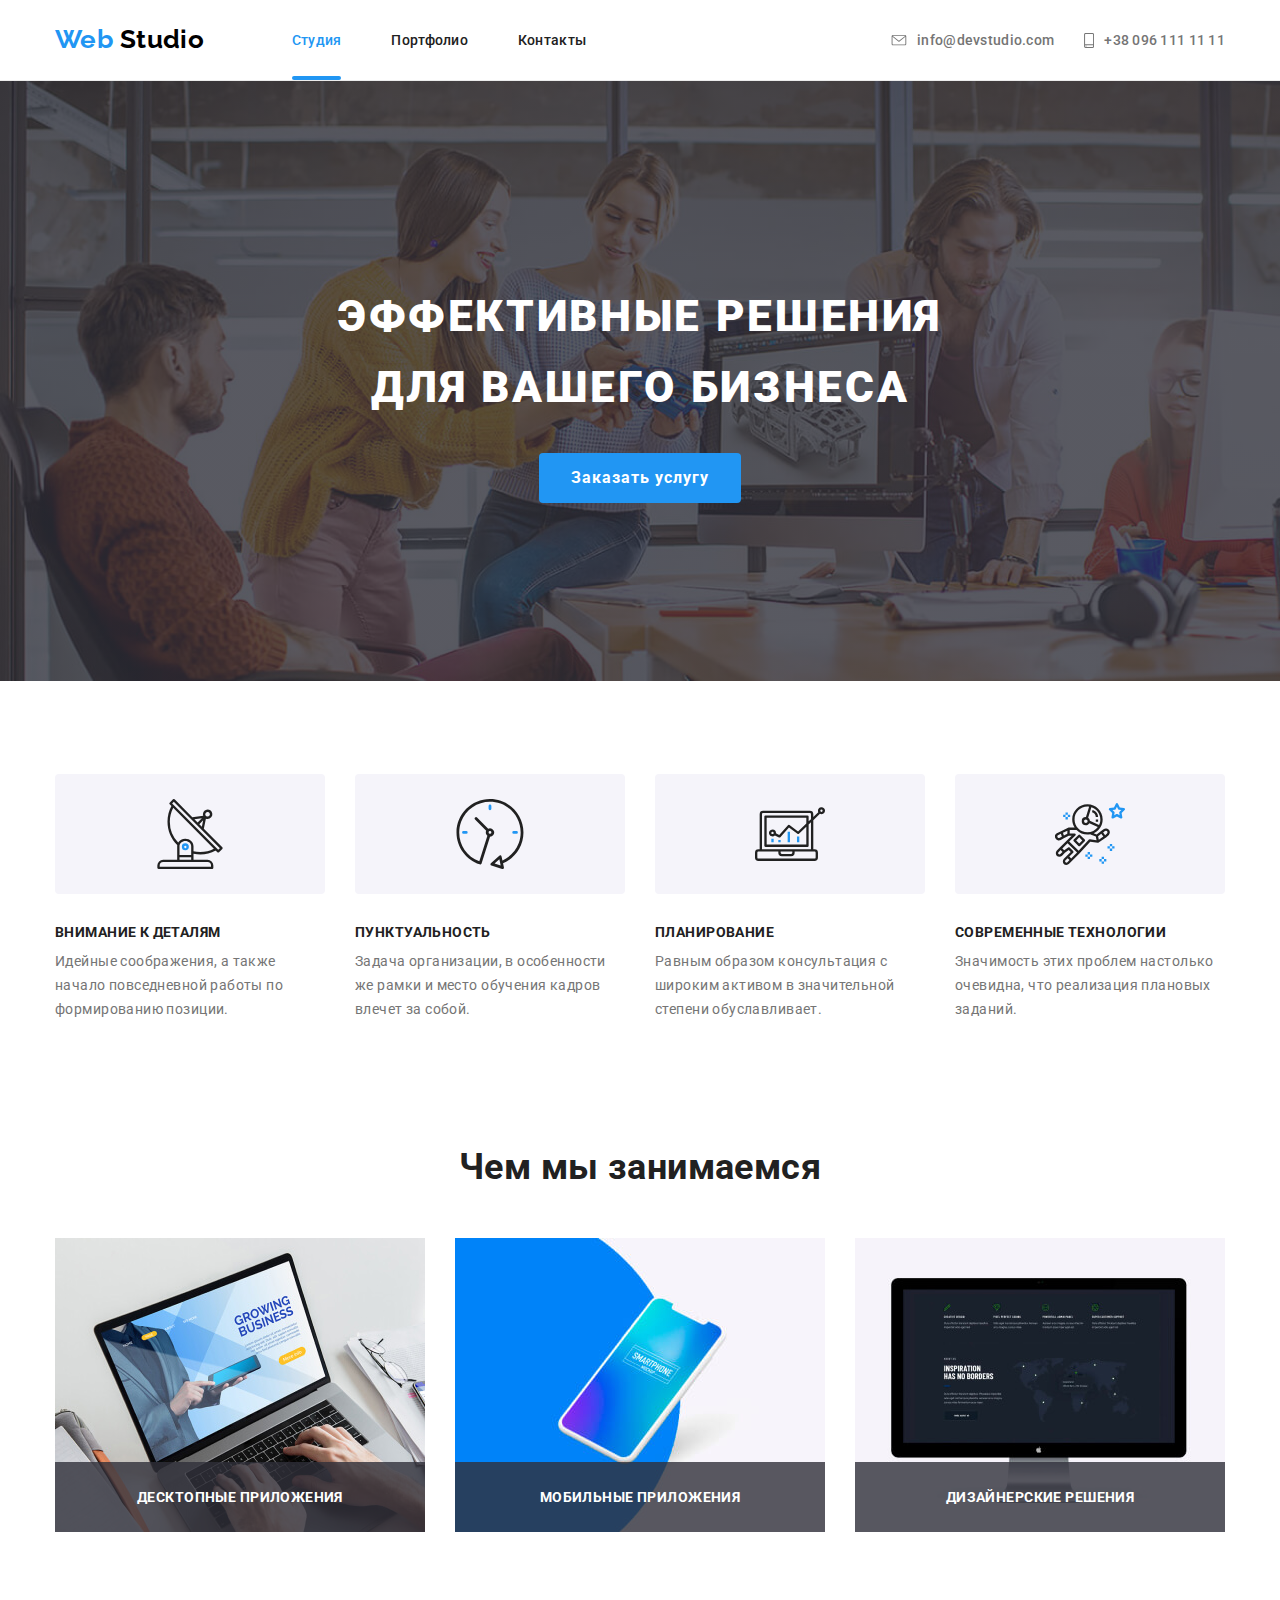
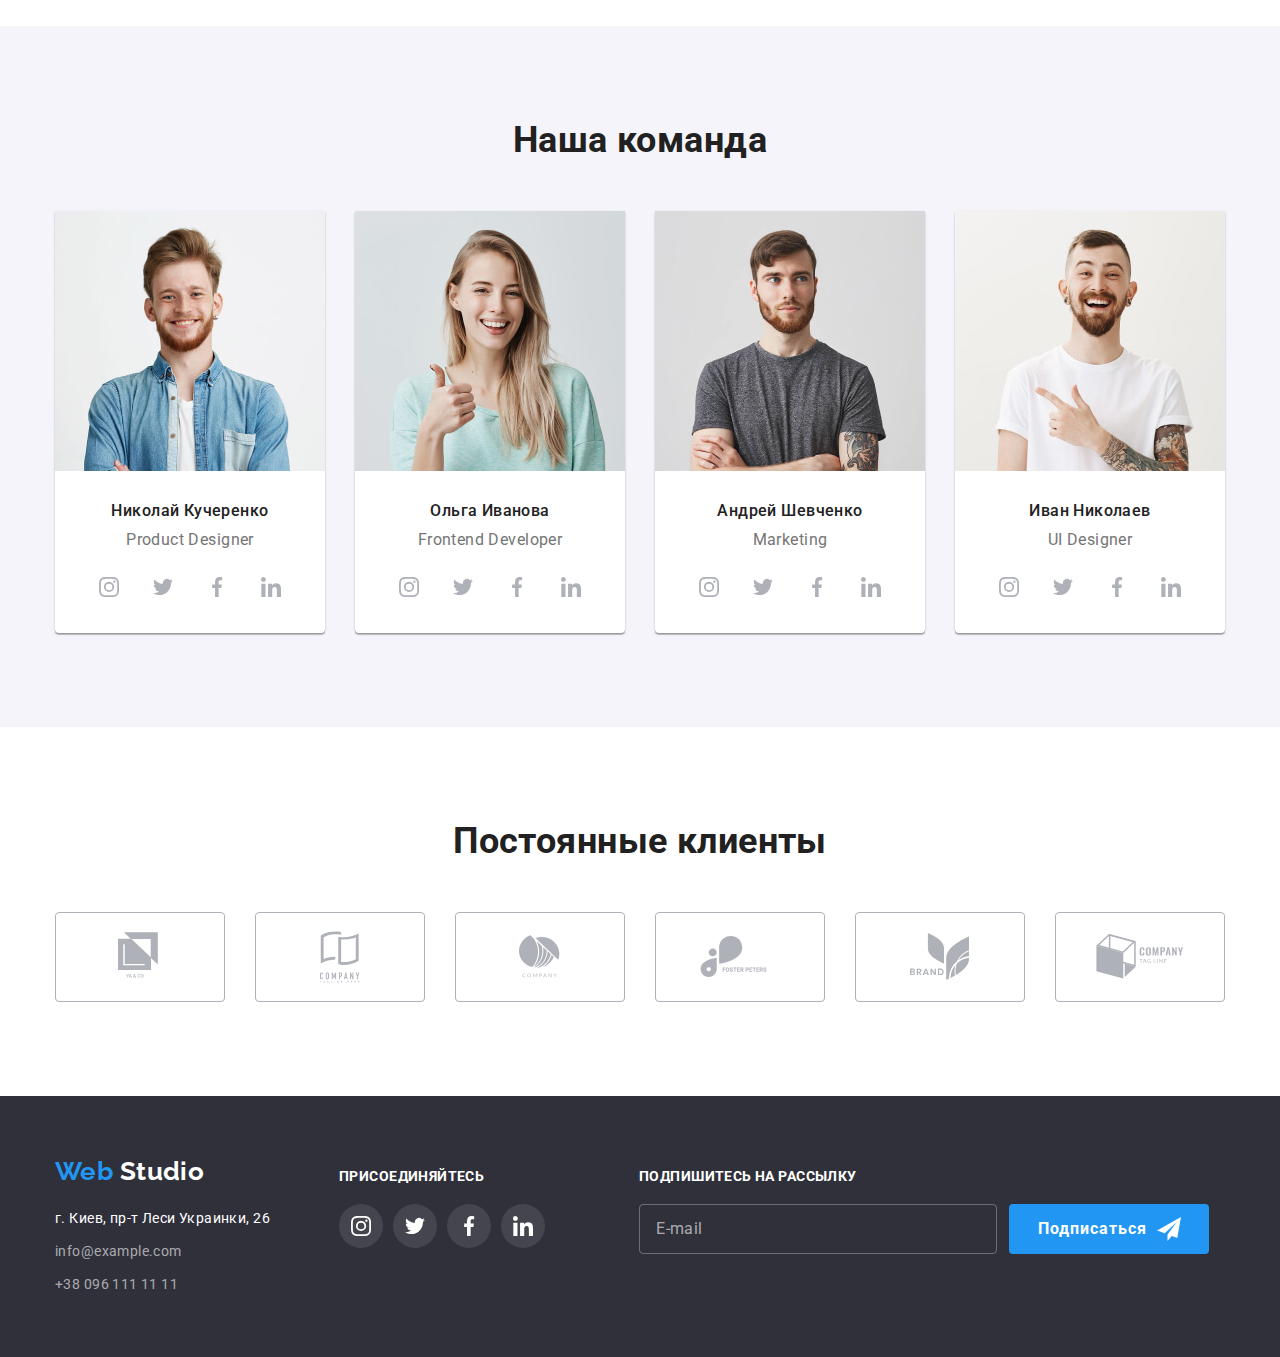
<file: index.html>
<!DOCTYPE html>
<html lang="ru">
  <head>
    <meta charset="UTF-8" />
    <meta name="viewport" content="width=device-width, initial-scale=1.0" />
    <link href="https://fonts.googleapis.com/css2?family=Raleway:wght@700&family=Roboto:wght@400;500;700;900&display=swap" rel="stylesheet" />
    <!-- <link rel="stylesheet" href="./css/normalize.css" />
    <link rel="stylesheet" href="./css/styles.css" /> -->
    <link rel="stylesheet" href="./css/main.min.css" />
    <title>Web Studio</title>
  </head>
  <body>
    <!--Шапка сайта-->
    <header class="header">
      <div class="container">
        <a class="logo link" href="./index.html" lang="en"><span class="logo-accent">Web</span> Studio</a>
        <div class="menu-wrapper" data-menu>
          <nav class="navigation">
            <ul class="navigation-list list">
              <li class="navigation-list-item"><a class="navigation-list-link link current" href="#">Студия</a></li>
              <li class="navigation-list-item"><a class="navigation-list-link link" href="./portfolio.html">Портфолио</a></li>
              <li class="navigation-list-item"><a class="navigation-list-link link" href="">Контакты</a></li>
            </ul>
          </nav>
          <address class="header-contacts address">
            <ul class="header-contacts-list list">
              <li class="header-contacts-list-item">
                <a class="header-email-link link" href="mailto:info@devstudio.com">
                  <svg class="icon-envelope" width="16" height="11">
                    <use href="./images/sprite.svg#icon-envelope"></use>
                  </svg>
                  info@devstudio.com
                </a>
              </li>
              <li class="header-contacts-list-item">
                <a class="header-tel-link link" href="tel:+380991111111">
                  <svg class="icon-smartphone" width="10" height="15">
                    <use href="./images/sprite.svg#icon-smartphone"></use>
                  </svg>
                  +38 096 111 11 11
                </a>
              </li>
            </ul>
          </address>
        </div>
        <button type="button" class="menu-btn" aria-expanded="false" aria-controls="menu-wrapper" data-menu-button>
          <svg width="19" height="19">
            <use class="icon-open-menu" href="./images/sprite1.svg#icon-open_menu"></use>
            <use class="icon-close-menu" href="./images/sprite1.svg#icon-close_menu"></use>
          </svg>
        </button>
      </div>
    </header>

    <main>
      <!--Герой-->
      <section class="hero">
        <div class="container">
          <h1 class="hero-title">
            Эффективные решения <br />
            для вашего бизнеса
          </h1>
          <button class="modal-btn" type="button" data-modal-open>Заказать услугу</button>
        </div>
      </section>

      <!--Наши ценности-->
      <section class="our-values section">
        <div class="container">
          <h2 class="title" hidden>Наши ценности</h2>
          <ul class="our-values-list list">
            <li class="our-values-list-item">
              <div class="our-values-list-img">
                <svg width="70" height="70">
                  <use href="./images/sprite.svg#icon-antenna"></use>
                </svg>
              </div>
              <h3 class="subtitle">Внимание к деталям</h3>
              <p class="description">Идейные соображения, а также начало повседневной работы по формированию позиции.</p>
            </li>
            <li class="our-values-list-item">
              <div class="our-values-list-img">
                <svg width="70" height="70">
                  <use href="./images/sprite.svg#icon-clock"></use>
                </svg>
              </div>
              <h3 class="subtitle">Пунктуальность</h3>
              <p class="description">Задача организации, в особенности же рамки и место обучения кадров влечет за собой.</p>
            </li>
            <li class="our-values-list-item">
              <div class="our-values-list-img">
                <svg width="70" height="70">
                  <use href="./images/sprite.svg#icon-diagram"></use>
                </svg>
              </div>
              <h3 class="subtitle">Планирование</h3>
              <p class="description">Равным образом консультация с широким активом в значительной степени обуславливает.</p>
            </li>
            <li class="our-values-list-item">
              <div class="our-values-list-img">
                <svg width="70" height="70">
                  <use href="./images/sprite.svg#icon-astronaut"></use>
                </svg>
              </div>
              <h3 class="subtitle">Современные технологии</h3>
              <p class="description">Значимость этих проблем настолько очевидна, что реализация плановых заданий.</p>
            </li>
          </ul>
        </div>
      </section>

      <!--Чем мы занимаемся-->
      <section class="what-we-do section">
        <div class="container">
          <h2 class="title">Чем мы занимаемся</h2>
          <ul class="what-we-do-list list">
            <li class="what-we-do-list-item">
              <img class="what-we-do-list-img" src="./images/what-we-do/desktop-desktop.jpg" alt="Ноутбук на столе" width="370" height="294" srcset="./images/what-we-do/desktop-desktop@2x.jpg 2x" />
              <h3 class="subtitle">Десктопные приложения</h3>
            </li>
            <li class="what-we-do-list-item">
              <img class="what-we-do-list-img" src="./images/what-we-do/desktop-mobile.jpg" alt="Смартфон" width="370" height="294" srcset="./images/what-we-do/desktop-mobile@2x.jpg 2x" />
              <h3 class="subtitle">Мобильные приложения</h3>
            </li>
            <li class="what-we-do-list-item">
              <img class="what-we-do-list-img" src="./images/what-we-do/desktop-design.jpg" alt="Монитор компьютера" width="370" height="294" srcset="./images/what-we-do/desktop-design@2x.jpg 2x" />
              <h3 class="subtitle">Дизайнерские решения</h3>
            </li>
          </ul>
        </div>
      </section>

      <!--Наша команда-->
      <section class="our-team section">
        <div class="container">
          <h2 class="title">Наша команда</h2>
          <ul class="our-team-list list">
            <li class="our-team-list-item">
              <picture>
                <source srcset="./images/our-team/mobile/nikolay-mobile.jpg 1x, ./images/our-team/mobile/nikolay-mobile@2x.jpg 2x" type="image/jpeg" media="(max-width: 767px)" />
                <source srcset="./images/our-team/tablet/nikolay-tablet.jpg 1x, ./images/our-team/tablet/nikolay-tablet@2x.jpg 2x" type="image/jpeg" media="(max-width: 1199px)" />
                <source srcset="./images/our-team/desktop/nikolay-desktop.jpg 1x, ./images/our-team/desktop/nikolay-desktop@2x.jpg 2x" type="image/jpeg" media="(min-width: 1200px)" />
                <img class="our-team-list-img" src="./images/our-team/nikolay.jpg" alt="Фото Николая" />
              </picture>
              <h3 class="our-team-list-item-name">Николай Кучеренко</h3>
              <p class="our-team-list-item-position" lang="en">Product Designer</p>
              <ul class="social-links list">
                <li class="social-links-list">
                  <a class="social-links-list-item link" href="#">
                    <svg class="social-links-list-item-svg">
                      <use href="./images/sprite.svg#icon-instagram"></use>
                    </svg>
                  </a>
                </li>
                <li class="social-links-list">
                  <a class="social-links-list-item link" href="#">
                    <svg class="social-links-list-item-svg">
                      <use href="./images/sprite.svg#icon-twitter"></use>
                    </svg>
                  </a>
                </li>
                <li class="social-links-list">
                  <a class="social-links-list-item link" href="#">
                    <svg class="social-links-list-item-svg">
                      <use href="./images/sprite.svg#icon-facebook"></use>
                    </svg>
                  </a>
                </li>
                <li class="social-links-list">
                  <a class="social-links-list-item link" href="#">
                    <svg class="social-links-list-item-svg">
                      <use href="./images/sprite.svg#icon-linkedin"></use>
                    </svg>
                  </a>
                </li>
              </ul>
            </li>
            <li class="our-team-list-item">
              <picture>
                <source srcset="./images/our-team/mobile/olga-mobile.jpg 1x, ./images/our-team/mobile/olga-mobile@2x.jpg 2x" type="image/jpeg" media="(max-width: 767px)" />
                <source srcset="./images/our-team/tablet/olga-tablet.jpg 1x, ./images/our-team/tablet/olga-tablet@2x.jpg 2x" type="image/jpeg" media="(max-width: 1199px)" />
                <source srcset="./images/our-team/desktop/olga-desktop.jpg 1x, ./images/our-team/desktop/olga-desktop@2x.jpg 2x" type="image/jpeg" media="(min-width: 1200px)" />
                <img class="our-team-list-img" src="./images/our-team/olga.jpg" alt="Фото Ольги" />
              </picture>
              <h3 class="our-team-list-item-name">Ольга Иванова</h3>
              <p class="our-team-list-item-position" lang="en">Frontend Developer</p>
              <ul class="social-links list">
                <li class="social-links-list">
                  <a class="social-links-list-item link" href="#">
                    <svg class="social-links-list-item-svg">
                      <use href="./images/sprite.svg#icon-instagram"></use>
                    </svg>
                  </a>
                </li>
                <li class="social-links-list">
                  <a class="social-links-list-item link" href="#">
                    <svg class="social-links-list-item-svg">
                      <use href="./images/sprite.svg#icon-twitter"></use>
                    </svg>
                  </a>
                </li>
                <li class="social-links-list">
                  <a class="social-links-list-item link" href="#">
                    <svg class="social-links-list-item-svg">
                      <use href="./images/sprite.svg#icon-facebook"></use>
                    </svg>
                  </a>
                </li>
                <li class="social-links-list">
                  <a class="social-links-list-item link" href="#">
                    <svg class="social-links-list-item-svg">
                      <use href="./images/sprite.svg#icon-linkedin"></use>
                    </svg>
                  </a>
                </li>
              </ul>
            </li>
            <li class="our-team-list-item">
              <picture>
                <source srcset="./images/our-team/mobile/andrey-mobile.jpg 1x, ./images/our-team/mobile/andrey-mobile@2x.jpg 2x" type="image/jpeg" media="(max-width: 767px)" />
                <source srcset="./images/our-team/tablet/andrey-tablet.jpg 1x, ./images/our-team/tablet/andrey-tablet@2x.jpg 2x" type="image/jpeg" media="(max-width: 1199px)" />
                <source srcset="./images/our-team/desktop/andrey-desktop.jpg 1x, ./images/our-team/desktop/andrey-desktop@2x.jpg 2x" type="image/jpeg" media="(min-width: 1200px)" />
                <img class="our-team-list-img" src="./images/our-team/andrey.jpg" alt="Фото Андрея" />
              </picture>
              <h3 class="our-team-list-item-name">Андрей Шевченко</h3>
              <p class="our-team-list-item-position" lang="en">Marketing</p>
              <ul class="social-links list">
                <li class="social-links-list">
                  <a class="social-links-list-item link" href="#">
                    <svg class="social-links-list-item-svg">
                      <use href="./images/sprite.svg#icon-instagram"></use>
                    </svg>
                  </a>
                </li>
                <li class="social-links-list">
                  <a class="social-links-list-item link" href="#">
                    <svg class="social-links-list-item-svg">
                      <use href="./images/sprite.svg#icon-twitter"></use>
                    </svg>
                  </a>
                </li>
                <li class="social-links-list">
                  <a class="social-links-list-item link" href="#">
                    <svg class="social-links-list-item-svg">
                      <use href="./images/sprite.svg#icon-facebook"></use>
                    </svg>
                  </a>
                </li>
                <li class="social-links-list">
                  <a class="social-links-list-item link" href="#">
                    <svg class="social-links-list-item-svg">
                      <use href="./images/sprite.svg#icon-linkedin"></use>
                    </svg>
                  </a>
                </li>
              </ul>
            </li>
            <li class="our-team-list-item">
              <picture>
                <source srcset="./images/our-team/mobile/ivan-mobile.jpg 1x, ./images/our-team/mobile/ivan-mobile@2x.jpg 2x" type="image/jpeg" media="(max-width: 767px)" />
                <source srcset="./images/our-team/tablet/ivan-tablet.jpg 1x, ./images/our-team/tablet/ivan-tablet@2x.jpg 2x" type="image/jpeg" media="(max-width: 1199px)" />
                <source srcset="./images/our-team/desktop/ivan-desktop.jpg 1x, ./images/our-team/desktop/ivan-desktop@2x.jpg 2x" type="image/jpeg" media="(min-width: 1200px)" />
                <img class="our-team-list-img" src="./images/our-team/ivan.jpg" alt="Фото Ивана" />
              </picture>
              <h3 class="our-team-list-item-name">Иван Николаев</h3>
              <p class="our-team-list-item-position" lang="en">UI Designer</p>
              <ul class="social-links list">
                <li class="social-links-list">
                  <a class="social-links-list-item link" href="#">
                    <svg class="social-links-list-item-svg">
                      <use href="./images/sprite.svg#icon-instagram"></use>
                    </svg>
                  </a>
                </li>
                <li class="social-links-list">
                  <a class="social-links-list-item link" href="#">
                    <svg class="social-links-list-item-svg">
                      <use href="./images/sprite.svg#icon-twitter"></use>
                    </svg>
                  </a>
                </li>
                <li class="social-links-list">
                  <a class="social-links-list-item link" href="#">
                    <svg class="social-links-list-item-svg">
                      <use href="./images/sprite.svg#icon-facebook"></use>
                    </svg>
                  </a>
                </li>
                <li class="social-links-list">
                  <a class="social-links-list-item link" href="#">
                    <svg class="social-links-list-item-svg">
                      <use href="./images/sprite.svg#icon-linkedin"></use>
                    </svg>
                  </a>
                </li>
              </ul>
            </li>
          </ul>
        </div>
      </section>

      <!--Постоянные клиенты-->
      <section class="our-clients section">
        <div class="container">
          <h2 class="title">Постоянные клиенты</h2>
          <ul class="our-clients-list list">
            <li class="our-clients-list-item">
              <a class="our-clients-list-link link" href="">
                <svg class="our-clients-list-link-svg" width="44" height="49">
                  <use href="./images/sprite.svg#icon-logo-1"></use>
                </svg>
              </a>
            </li>
            <li class="our-clients-list-item">
              <a class="our-clients-list-link link" href="">
                <svg class="our-clients-list-link-svg" width="40" height="52">
                  <use href="./images/sprite.svg#icon-logo-2"></use>
                </svg>
              </a>
            </li>
            <li class="our-clients-list-item">
              <a class="our-clients-list-link link" href="">
                <svg class="our-clients-list-link-svg" width="41" height="43">
                  <use href="./images/sprite.svg#icon-logo-3"></use>
                </svg>
              </a>
            </li>
            <li class="our-clients-list-item">
              <a class="our-clients-list-link link" href="">
                <svg class="our-clients-list-link-svg" width="80" height="42">
                  <use href="./images/sprite.svg#icon-logo-4"></use>
                </svg>
              </a>
            </li>
            <li class="our-clients-list-item">
              <a class="our-clients-list-link link" href="">
                <svg class="our-clients-list-link-svg" width="59" height="47">
                  <use href="./images/sprite.svg#icon-logo-5"></use>
                </svg>
              </a>
            </li>
            <li class="our-clients-list-item">
              <a class="our-clients-list-link link" href="">
                <svg class="our-clients-list-link-svg" width="88" height="45">
                  <use href="./images/sprite.svg#icon-logo-6"></use>
                </svg>
              </a>
            </li>
          </ul>
        </div>
      </section>
    </main>

    <!--Футер-->
    <footer class="footer">
      <div class="container">
        <div class="footer-address">
          <a class="logo link" href="./index.html" lang="en"><span class="logo-accent">Web</span> Studio</a>
          <address class="address">
            <ul class="list">
              <li class="footer-address-items">
                <a class="footer-map-link link" href="https://goo.gl/maps/TBCg2eH77bJUSBw59" target="_blank">г. Киев, пр-т Леси Украинки, 26</a>
              </li>
              <li class="footer-address-items">
                <a class="footer-email-link link" href="mailto:info@example.com">info@example.com</a>
              </li>
              <li class="footer-address-items">
                <a class="footer-tel-link link" href="tel:+380991111111">+38 096 111 11 11</a>
              </li>
            </ul>
          </address>
        </div>
        <div class="footer-social-links">
          <b class="join">присоединяйтесь</b>
          <ul class="social-links list">
            <li class="social-links-list">
              <a class="social-links-list-item link" href="#">
                <svg class="social-links-list-item-svg" width="44" height="44">
                  <use href="./images/sprite.svg#icon-instagram"></use>
                </svg>
              </a>
            </li>
            <li class="social-links-list">
              <a class="social-links-list-item link" href="#">
                <svg class="social-links-list-item-svg" width="44" height="44">
                  <use href="./images/sprite.svg#icon-twitter"></use>
                </svg>
              </a>
            </li>
            <li class="social-links-list">
              <a class="social-links-list-item link" href="#">
                <svg class="social-links-list-item-svg" width="44" height="44">
                  <use href="./images/sprite.svg#icon-facebook"></use>
                </svg>
              </a>
            </li>
            <li class="social-links-list">
              <a class="social-links-list-item link" href="#">
                <svg class="social-links-list-item-svg" width="44" height="44">
                  <use href="./images/sprite.svg#icon-linkedin"></use>
                </svg>
              </a>
            </li>
          </ul>
        </div>
        <div class="sing-up">
          <form class="sing-up-form js-sing-up-form">
            <b class="sing-up-form-title">подпишитесь на рассылку</b>
            <div class="sing-up-form-element">
              <input type="email" name="mail" id="sing-up-mail" placeholder="E-mail" required />
              <button type="submit" class="modal-btn">
                Подписаться
                <svg class="icon-send" width="24" height="24">
                  <use href="./images/sprite.svg#icon-send"></use>
                </svg>
              </button>
            </div>
          </form>
        </div>
      </div>
    </footer>
    <div class="backdrop is-hidden" data-modal>
      <div class="modal">
        <form class="form">
          <b class="form-title">Оставьте свои данные, мы вам перезвоним</b>
          <button type="button" class="close-modal-btn" data-modal-close>
            <svg class="icon-vector" width="11" height="11">
              <use href="./images/sprite.svg#icon-close"></use>
            </svg>
          </button>
          <div class="form-field-wrapper">
            <input type="text" name="name" id="user-name" class="form-input" required minlength="2" placeholder=" " />
            <label for="user-name" class="form-input-label">Имя</label>
            <svg class="form-icon" width="12" height="12">
              <use href="./images/sprite.svg#icon-person"></use>
            </svg>
          </div>
          <div class="form-field-wrapper">
            <input type="tel" name="tel" id="tel" class="form-input" required placeholder=" " />
            <label for="tel" class="form-input-label">Телефон</label>
            <svg class="form-icon" width="13" height="13">
              <use href="./images/sprite.svg#icon-phone"></use>
            </svg>
          </div>
          <div class="form-field-wrapper">
            <input type="email" name="mail" id="mail" class="form-input" placeholder=" " />
            <label for="mail" class="form-input-label">Почта</label>
            <svg class="form-icon" width="15" height="12">
              <use href="./images/sprite.svg#icon-email"></use>
            </svg>
          </div>
          <textarea name="comments" id="coments" class="form-input-comments" placeholder="Комментарий"></textarea>
          <label class="accept-label">
            <input id="accept" name="agreement" type="checkbox" value="Y" class="form-checkbox" required />
            <span class="form-custom-checkbox">
              <svg class="check-icon" width="11" height="8">
                <use href="./images/sprite.svg#icon-checked"></use>
              </svg>
            </span>
            <span class="form-option-span">Соглашаюсь с рассылкой и принимаю <a href="#">Условия договора</a></span>
          </label>

          <button type="submit" class="modal-btn">Отправить</button>
        </form>
      </div>
    </div>

    <script src="./js/modal.js"></script>
    <script src="./js/menu.js"></script>
  </body>
</html>
</file>
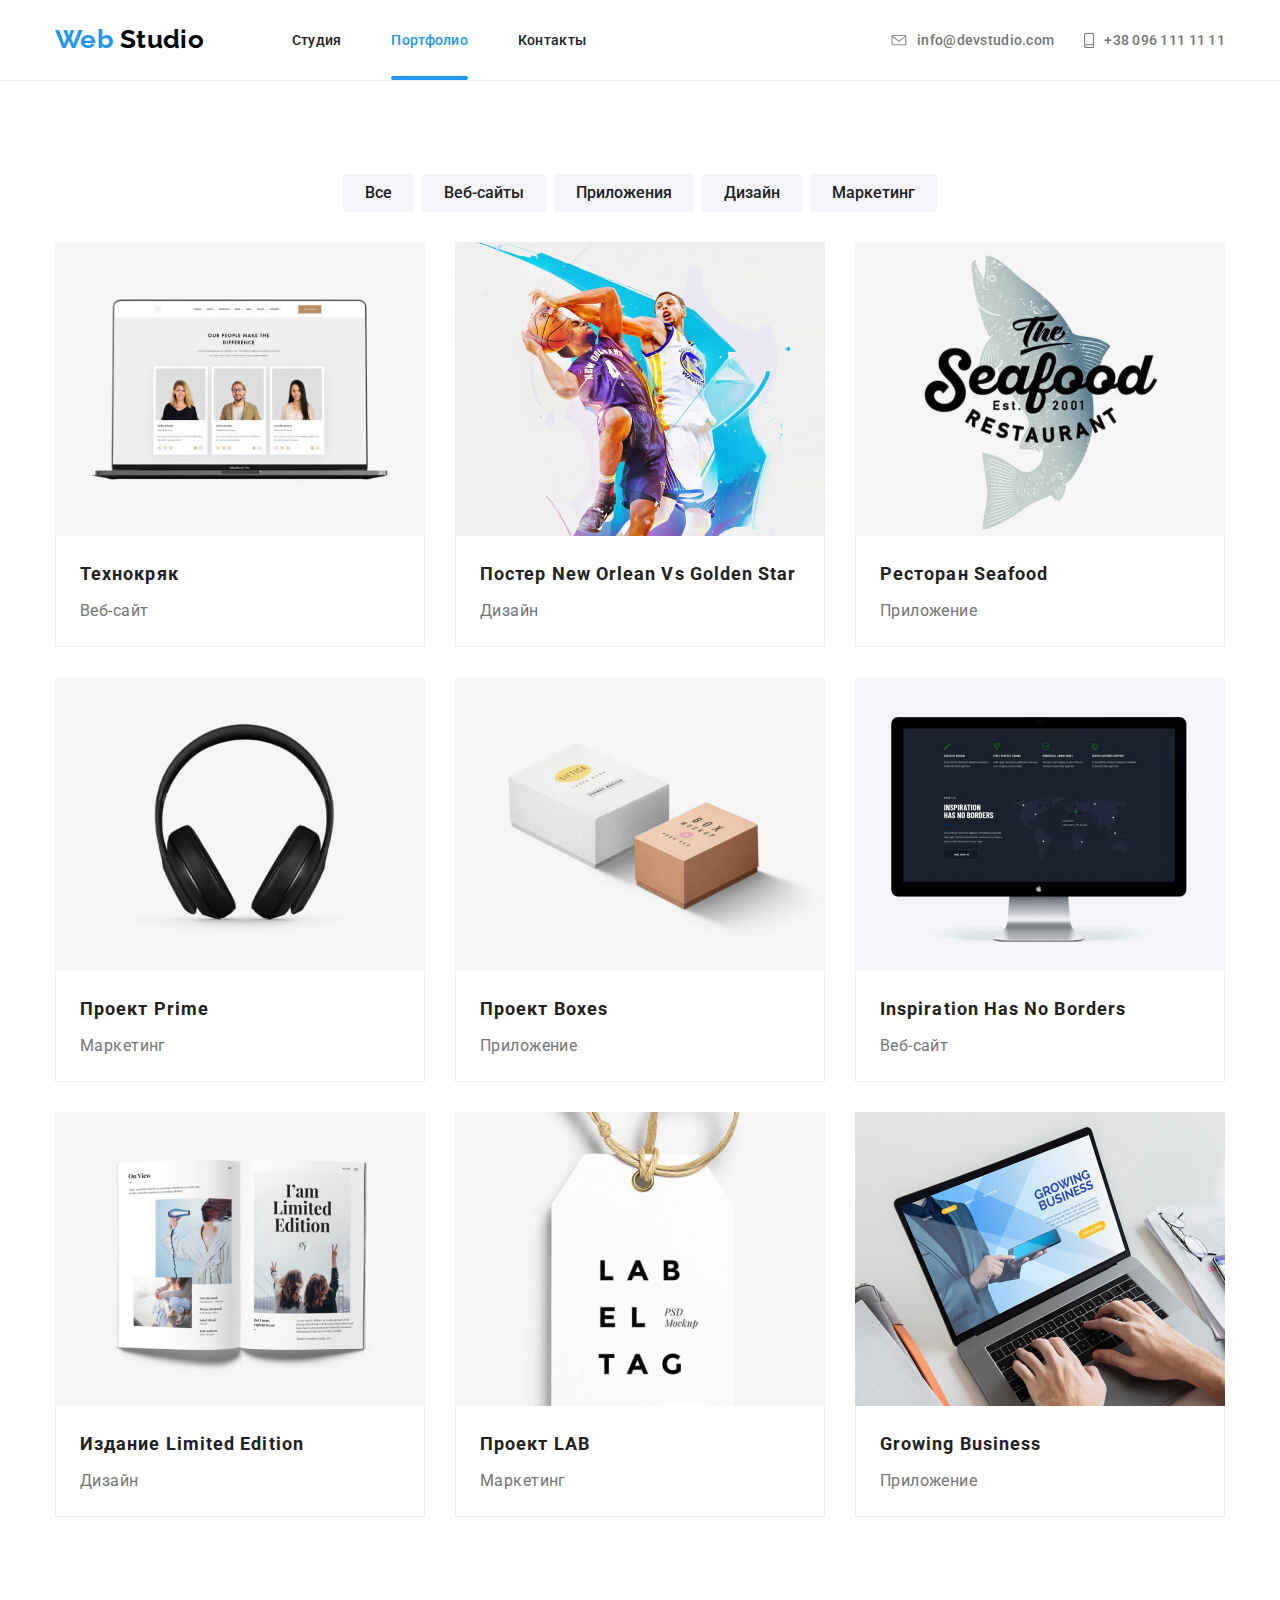
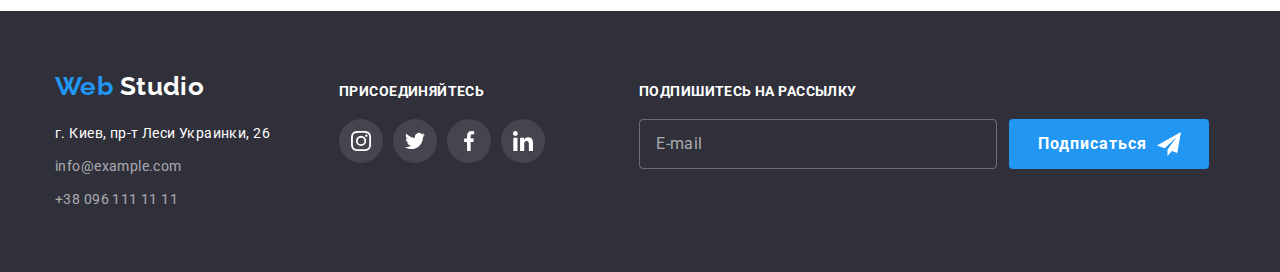
<file: portfolio.html>
<!DOCTYPE html>
<html lang="ru">
  <head>
    <meta charset="UTF-8" />
    <meta name="viewport" content="width=device-width, initial-scale=1.0" />
    <link href="https://fonts.googleapis.com/css2?family=Raleway:wght@700&family=Roboto:wght@400;500;700;900&display=swap" rel="stylesheet" />
    <!-- <link rel="stylesheet" href="./css/normalize.css" />
    <link rel="stylesheet" href="./css/styles.css" /> -->
    <link rel="stylesheet" href="./css/main.min.css" />
    <title>Web Studio</title>
  </head>
  <body>
    <!--Шапка сайта-->
    <header class="header">
      <div class="container">
        <a class="logo link" href="./index.html" lang="en"><span class="logo-accent">Web</span> Studio</a>
        <div class="menu-wrapper" data-menu>
          <nav class="navigation">
            <ul class="navigation-list list">
              <li class="navigation-list-item"><a class="navigation-list-link link" href="./index.html">Студия</a></li>
              <li class="navigation-list-item"><a class="navigation-list-link link current" href="#">Портфолио</a></li>
              <li class="navigation-list-item"><a class="navigation-list-link link" href="">Контакты</a></li>
            </ul>
          </nav>
          <address class="header-contacts address">
            <ul class="header-contacts-list list">
              <li class="header-contacts-list-item">
                <a class="header-email-link link" href="mailto:info@devstudio.com">
                  <svg class="icon-envelope" width="16" height="11">
                    <use href="./images/sprite.svg#icon-envelope"></use>
                  </svg>
                  info@devstudio.com
                </a>
              </li>
              <li class="header-contacts-list-item">
                <a class="header-tel-link link" href="tel:+380991111111">
                  <svg class="icon-smartphone" width="10" height="15">
                    <use href="./images/sprite.svg#icon-smartphone"></use>
                  </svg>
                  +38 096 111 11 11
                </a>
              </li>
            </ul>
          </address>
        </div>
        <button type="button" class="menu-btn" aria-expanded="false" aria-controls="menu-wrapper" data-menu-button>
          <svg width="19" height="19">
            <use class="icon-open-menu" href="./images/sprite1.svg#icon-open_menu"></use>
            <use class="icon-close-menu" href="./images/sprite1.svg#icon-close_menu"></use>
          </svg>
        </button>
      </div>
    </header>

    <main>
      <section class="our-projects section">
        <div class="container">
          <h2 class="title" hidden>Наши реализованные проекты</h2>
          <ul class="our-projects-filter list">
            <li class="our-projects-filter-item">
              <button class="filter-btn" type="button">Все</button>
            </li>
            <li class="our-projects-filter-item">
              <button class="filter-btn" type="button">Веб-сайты</button>
            </li>
            <li class="our-projects-filter-item">
              <button class="filter-btn" type="button">Приложения</button>
            </li>
            <li class="our-projects-filter-item">
              <button class="filter-btn" type="button">Дизайн</button>
            </li>
            <li class="our-projects-filter-item">
              <button class="filter-btn" type="button">Маркетинг</button>
            </li>
          </ul>

          <ul class="our-projects-list list">
            <li class="our-projects-list-item">
              <a class="our-projects-list-item-link link" href="">
                <div class="wrapper">
                  <picture>
                    <source srcset="./images/our-projects/web-site/technokryak-mobile.jpg, ./images/our-projects/web-site/technokryak-mobile@2x.jpg" type="image/jpeg" media="(max-width: 767px)" />
                    <source srcset="./images/our-projects/web-site/technokryak-tablet.jpg, ./images/our-projects/web-site/technokryak-tablet@2x.jpg" type="image/jpeg" media="(max-width: 1199px)" />
                    <source srcset="./images/our-projects/web-site/technokryak-desktop.jpg, ./images/our-projects/web-site/technokryak-desktop@2x.jpg" type="image/jpeg" media="(min-width: 1200px)" />
                    <img src="./images/our-projects/web-site/technokryak.jpg" alt="Страница сайта отображена на экране ноутбука" />
                  </picture>
                  <div class="overlay">
                    <p class="text">Технокряк это современная площадка распространения коронавируса. Компании используют эту платформу для цифрового шпионажа и атак на защищённые сервера конкурентов.</p>
                  </div>
                </div>
                <div class="our-projects-list-item-details">
                  <h3 class="subtitle">Технокряк</h3>
                  <p class="description">Веб-сайт</p>
                </div>
              </a>
            </li>
            <li class="our-projects-list-item">
              <a class="our-projects-list-item-link link" href="">
                <div class="wrapper">
                  <picture>
                    <source srcset="./images/our-projects/design/new-orlean-mobile.jpg, ./images/our-projects/design/new-orlean-mobile@2x.jpg" type="image/jpeg" media="(max-width: 767px)" />
                    <source srcset="./images/our-projects/design/new-orlean-tablet.jpg, ./images/our-projects/design/new-orlean-tablet@2x.jpg" type="image/jpeg" media="(max-width: 1199px)" />
                    <source srcset="./images/our-projects/design/new-orlean-desktop.jpg, ./images/our-projects/design/new-orlean-desktop@2x.jpg" type="image/jpeg" media="(min-width: 1200px)" />
                    <img src="./images/our-projects/design/new-orlean.jpg" alt="Баскетболисти играют" />
                  </picture>
                  <div class="overlay">
                    <!-- <p class="text"></p> -->
                  </div>
                </div>
                <div class="our-projects-list-item-details">
                  <h3 class="subtitle">
                    Постер <span lang="en">New Orlean vs Golden <span class="subtitle-part-hide">Star</span> </span>
                  </h3>
                  <p class="description">Дизайн</p>
                </div>
              </a>
            </li>
            <li class="our-projects-list-item">
              <a class="our-projects-list-item-link link" href="">
                <div class="wrapper">
                  <picture>
                    <source srcset="./images/our-projects/application/restaurant-seafood-mobile.jpg, ./images/our-projects/application/restaurant-seafood-mobile@2x.jpg" type="image/jpeg" media="(max-width: 767px)" />
                    <source srcset="./images/our-projects/application/restaurant-seafood-tablet.jpg, ./images/our-projects/application/restaurant-seafood-tablet@2x.jpg" type="image/jpeg" media="(max-width: 1199px)" />
                    <source srcset="./images/our-projects/application/restaurant-seafood-desktop.jpg, ./images/our-projects/application/restaurant-seafood-desktop@2x.jpg" type="image/jpeg" media="(min-width: 1200px)" />
                    <img src="./images/our-projects/application/restaurant-seafood.jpg" alt="Эмблема ресторана" />
                  </picture>
                  <div class="overlay">
                    <!-- <p class="text"></p> -->
                  </div>
                </div>
                <div class="our-projects-list-item-details">
                  <h3 class="subtitle">Ресторан <span lang="en">Seafood</span></h3>
                  <p class="description">Приложение</p>
                </div>
              </a>
            </li>
            <li class="our-projects-list-item">
              <a class="our-projects-list-item-link link" href="">
                <div class="wrapper">
                  <picture>
                    <source srcset="./images/our-projects/marketing/prime-mobile.jpg, ./images/our-projects/marketing/prime-mobile@2x.jpg" type="image/jpeg" media="(max-width: 767px)" />
                    <source srcset="./images/our-projects/marketing/prime-tablet.jpg, ./images/our-projects/marketing/prime-tablet@2x.jpg" type="image/jpeg" media="(max-width: 1199px)" />
                    <source srcset="./images/our-projects/marketing/prime-desktop.jpg, ./images/our-projects/marketing/prime-desktop@2x.jpg" type="image/jpeg" media="(min-width: 1200px)" />
                    <img src="./images/our-projects/marketing/prime.jpg" alt="Наушники" />
                  </picture>
                  <div class="overlay">
                    <!-- <p class="text"></p> -->
                  </div>
                </div>
                <div class="our-projects-list-item-details">
                  <h3 class="subtitle">Проект <span lang="en">Prime</span></h3>
                  <p class="description">Маркетинг</p>
                </div>
              </a>
            </li>
            <li class="our-projects-list-item">
              <a class="our-projects-list-item-link link" href="">
                <div class="wrapper">
                  <picture>
                    <source srcset="./images/our-projects/application/boxes-mobile.jpg, ./images/our-projects/application/boxes-mobile@2x.jpg" type="image/jpeg" media="(max-width: 767px)" />
                    <source srcset="./images/our-projects/application/boxes-tablet.jpg, ./images/our-projects/application/boxes-tablet@2x.jpg" type="image/jpeg" media="(max-width: 1199px)" />
                    <source srcset="./images/our-projects/application/boxes-desktop.jpg, ./images/our-projects/application/boxes-desktop@2x.jpg" type="image/jpeg" media="(min-width: 1200px)" />
                    <img src="./images/our-projects/application/boxes.jpg" alt="Две коробки" />
                  </picture>
                  <div class="overlay">
                    <!-- <p class="text"></p> -->
                  </div>
                </div>
                <div class="our-projects-list-item-details">
                  <h3 class="subtitle">Проект <span lang="en">Boxes</span></h3>
                  <p class="description">Приложение</p>
                </div>
              </a>
            </li>
            <li class="our-projects-list-item">
              <a class="our-projects-list-item-link link" href="">
                <div class="wrapper">
                  <picture>
                    <source srcset="./images/our-projects/web-site/inspiration-mobile.jpg, ./images/our-projects/web-site/inspiration-mobile@2x.jpg" type="image/jpeg" media="(max-width: 767px)" />
                    <source srcset="./images/our-projects/web-site/inspiration-tablet.jpg, ./images/our-projects/web-site/inspiration-tablet@2x.jpg" type="image/jpeg" media="(max-width: 1199px)" />
                    <source srcset="./images/our-projects/web-site/inspiration-desktop.jpg, ./images/our-projects/web-site/inspiration-desktop@2x.jpg" type="image/jpeg" media="(min-width: 1200px)" />
                    <img src="./images/our-projects/web-site/inspiration.jpg" alt="Монитор компьютера" />
                  </picture>
                  <div class="overlay">
                    <!-- <p class="text"></p> -->
                  </div>
                </div>
                <div class="our-projects-list-item-details">
                  <h3 class="subtitle"><span lang="en">Inspiration has no Borders</span></h3>
                  <p class="description">Веб-сайт</p>
                </div>
              </a>
            </li>
            <li class="our-projects-list-item">
              <a class="our-projects-list-item-link link" href="">
                <div class="wrapper">
                  <picture>
                    <source srcset="./images/our-projects/design/limited-edition-mobile.jpg, ./images/our-projects/design/limited-edition-mobile@2x.jpg" type="image/jpeg" media="(max-width: 767px)" />
                    <source srcset="./images/our-projects/design/limited-edition-tablet.jpg, ./images/our-projects/design/limited-edition-tablet@2x.jpg" type="image/jpeg" media="(max-width: 1199px)" />
                    <source srcset="./images/our-projects/design/limited-edition-desktop.jpg, ./images/our-projects/design/limited-edition-desktop@2x.jpg" type="image/jpeg" media="(min-width: 1200px)" />
                    <img src="./images/our-projects/design/limited-edition.jpg" alt="Разворот глянцевого журнала" />
                  </picture>
                  <div class="overlay">
                    <!-- <p class="text"></p> -->
                  </div>
                </div>
                <div class="our-projects-list-item-details">
                  <h3 class="subtitle">Издание <span lang="en">Limited Edition</span></h3>
                  <p class="description">Дизайн</p>
                </div>
              </a>
            </li>
            <li class="our-projects-list-item">
              <a class="our-projects-list-item-link link" href="">
                <div class="wrapper">
                  <picture>
                    <source srcset="./images/our-projects/marketing/lab-mobile.jpg, ./images/our-projects/marketing/lab-mobile@2x.jpg" type="image/jpeg" media="(max-width: 767px)" />
                    <source srcset="./images/our-projects/marketing/lab-tablet.jpg, ./images/our-projects/marketing/lab-tablet@2x.jpg" type="image/jpeg" media="(max-width: 1199px)" />
                    <source srcset="./images/our-projects/marketing/lab-desktop.jpg, ./images/our-projects/marketing/lab-desktop@2x.jpg" type="image/jpeg" media="(min-width: 1200px)" />
                    <img src="./images/our-projects/marketing/lab.jpg" alt="Бирка" />
                  </picture>
                  <div class="overlay">
                    <!-- <p class="text"></p> -->
                  </div>
                </div>
                <div class="our-projects-list-item-details">
                  <h3 class="subtitle">Проект <span lang="en">LAB</span></h3>
                  <p class="description">Маркетинг</p>
                </div>
              </a>
            </li>
            <li class="our-projects-list-item">
              <a class="our-projects-list-item-link link" href="">
                <div class="wrapper">
                  <picture>
                    <source srcset="./images/our-projects/application/growing-business-mobile.jpg, ./images/our-projects/application/growing-business-mobile@2x.jpg" type="image/jpeg" media="(max-width: 767px)" />
                    <source srcset="./images/our-projects/application/growing-business-tablet.jpg, ./images/our-projects/application/growing-business-tablet@2x.jpg" type="image/jpeg" media="(max-width: 1199px)" />
                    <source srcset="./images/our-projects/application/growing-business-desktop.jpg, ./images/our-projects/application/growing-business-desktop@2x.jpg" type="image/jpeg" media="(min-width: 1200px)" />
                    <img src="./images/our-projects/application/growing-business.jpg" alt="Руки человека на клавиатуре ноутбука" />
                  </picture>
                  <div class="overlay">
                    <!-- <p class="text"></p> -->
                  </div>
                </div>
                <div class="our-projects-list-item-details">
                  <h3 class="subtitle"><span lang="en">Growing Business</span></h3>
                  <p class="description">Приложение</p>
                </div>
              </a>
            </li>
          </ul>
        </div>
      </section>
    </main>

    <!--Футер-->
    <footer class="footer">
      <div class="container">
        <div class="footer-address">
          <a class="logo link" href="./index.html" lang="en"><span class="logo-accent">Web</span> Studio</a>
          <address class="address">
            <ul class="list">
              <li class="footer-address-items">
                <a class="footer-map-link link" href="https://goo.gl/maps/TBCg2eH77bJUSBw59" target="_blank">г. Киев, пр-т Леси Украинки, 26</a>
              </li>
              <li class="footer-address-items">
                <a class="footer-email-link link" href="mailto:info@example.com">info@example.com</a>
              </li>
              <li class="footer-address-items">
                <a class="footer-tel-link link" href="tel:+380991111111">+38 096 111 11 11</a>
              </li>
            </ul>
          </address>
        </div>
        <div class="footer-social-links">
          <b class="join">присоединяйтесь</b>
          <ul class="social-links list">
            <li class="social-links-list">
              <a class="social-links-list-item link" href="#">
                <svg class="social-links-list-item-svg" width="44" height="44">
                  <use href="./images/sprite.svg#icon-instagram"></use>
                </svg>
                <!-- <img src="./images/social-links/instagram.svg" alt="Инстаграм" /> -->
              </a>
            </li>
            <li class="social-links-list">
              <a class="social-links-list-item link" href="#">
                <svg class="social-links-list-item-svg" width="44" height="44">
                  <use href="./images/sprite.svg#icon-twitter"></use>
                </svg>
                <!-- <img src="./images/social-links/twitter.svg" alt="Твитер" /> -->
              </a>
            </li>
            <li class="social-links-list">
              <a class="social-links-list-item link" href="#">
                <svg class="social-links-list-item-svg" width="44" height="44">
                  <use href="./images/sprite.svg#icon-facebook"></use>
                </svg>
                <!-- <img src="./images/social-links/facebook.svg" alt="Фейсбук" /> -->
              </a>
            </li>
            <li class="social-links-list">
              <a class="social-links-list-item link" href="#">
                <svg class="social-links-list-item-svg" width="44" height="44">
                  <use href="./images/sprite.svg#icon-linkedin"></use>
                </svg>
                <!-- <img src="./images/social-links/linkedin.svg" alt="ЛинкедИн" /> -->
              </a>
            </li>
          </ul>
        </div>
        <div class="sing-up">
          <form class="sing-up-form js-sing-up-form">
            <b class="sing-up-form-title">подпишитесь на рассылку</b>
            <div class="sing-up-form-element">
              <input type="email" name="mail" id="sing-up-mail" placeholder="E-mail" required />
              <button type="submit" class="modal-btn">
                Подписаться
                <svg class="icon-send" width="24" height="24">
                  <use href="./images/sprite.svg#icon-send"></use>
                </svg>
              </button>
            </div>
          </form>
        </div>
      </div>
    </footer>

    <script src="./js/menu.js"></script>
  </body>
</html>
</file>
<file: css/main.min.css>
/*! normalize.css v8.0.1 | MIT License | github.com/necolas/normalize.css */html{line-height:1.15;-webkit-text-size-adjust:100%}body{margin:0}main{display:block}h1{font-size:2em;margin:0.67em 0}hr{-webkit-box-sizing:content-box;box-sizing:content-box;height:0;overflow:visible}pre{font-family:monospace, monospace;font-size:1em}a{background-color:transparent}abbr[title]{border-bottom:none;text-decoration:underline;-webkit-text-decoration:underline dotted;text-decoration:underline dotted}b,strong{font-weight:bolder}code,kbd,samp{font-family:monospace, monospace;font-size:1em}small{font-size:80%}sub,sup{font-size:75%;line-height:0;position:relative;vertical-align:baseline}sub{bottom:-0.25em}sup{top:-0.5em}img{border-style:none}button,input,optgroup,select,textarea{font-family:inherit;font-size:100%;line-height:1.15;margin:0}button,input{overflow:visible}button,select{text-transform:none}button,[type='button'],[type='reset'],[type='submit']{-webkit-appearance:button}button::-moz-focus-inner,[type='button']::-moz-focus-inner,[type='reset']::-moz-focus-inner,[type='submit']::-moz-focus-inner{border-style:none;padding:0}button:-moz-focusring,[type='button']:-moz-focusring,[type='reset']:-moz-focusring,[type='submit']:-moz-focusring{outline:1px dotted ButtonText}fieldset{padding:0.35em 0.75em 0.625em}legend{-webkit-box-sizing:border-box;box-sizing:border-box;color:inherit;display:table;max-width:100%;padding:0;white-space:normal}progress{vertical-align:baseline}textarea{overflow:auto}[type='checkbox'],[type='radio']{-webkit-box-sizing:border-box;box-sizing:border-box;padding:0}[type='number']::-webkit-inner-spin-button,[type='number']::-webkit-outer-spin-button{height:auto}[type='search']{-webkit-appearance:textfield;outline-offset:-2px}[type='search']::-webkit-search-decoration{-webkit-appearance:none}::-webkit-file-upload-button{-webkit-appearance:button;font:inherit}details{display:block}summary{display:list-item}template{display:none}[hidden]{display:none}.footer-map-link,.footer-email-link,.footer-tel-link{font-weight:400;line-height:1.714}.join,.sing-up-form-title{font-weight:700;line-height:1.143}.sing-up-form-element input::-webkit-input-placeholder{font-size:16px;font-weight:400;letter-spacing:0.03em}.sing-up-form-element input:-ms-input-placeholder{font-size:16px;font-weight:400;letter-spacing:0.03em}.sing-up-form-element input::-ms-input-placeholder{font-size:16px;font-weight:400;letter-spacing:0.03em}.sing-up-form-element input::placeholder{font-size:16px;font-weight:400;letter-spacing:0.03em}.header-tel-link,.header-email-link,.navigation-list-link{font-weight:500;line-height:1.143;letter-spacing:0.02em}.our-projects-list-item .subtitle{font-size:18px;line-height:2;letter-spacing:0.06em;text-transform:capitalize;color:#212121}.our-projects-list-item .description{font-size:16px;line-height:1.875}html{-webkit-box-sizing:border-box;box-sizing:border-box}*,*::before,*::after{-webkit-box-sizing:inherit;box-sizing:inherit;margin:0;padding:0}body{background-color:#fff;font-family:"Roboto",sans-serif;font-size:14px;color:#212121;letter-spacing:0.03em}h1,h2,h3{margin:0}img{display:block;max-width:100%;height:auto}.address{font-style:normal}.link{display:block;text-decoration:none;cursor:pointer}.list{list-style:none}.container{padding-left:15px;padding-right:15px;margin:0 auto}@media screen and (min-width: 480px){.container{width:480px}}@media screen and (min-width: 768px){.container{width:768px}}@media screen and (min-width: 1200px){.container{width:1200px}}.description{font-weight:400;line-height:1.714;color:#757575}.filter-btn{font-weight:500;font-size:16px;line-height:1.625;text-align:center;color:#212121;background:#f5f4fa;border-radius:4px;border:none;-webkit-transition:background-color 250ms cubic-bezier(0.4, 0, 0.2, 1),color 250ms cubic-bezier(0.4, 0, 0.2, 1),-webkit-box-shadow 250ms cubic-bezier(0.4, 0, 0.2, 1);transition:background-color 250ms cubic-bezier(0.4, 0, 0.2, 1),color 250ms cubic-bezier(0.4, 0, 0.2, 1),-webkit-box-shadow 250ms cubic-bezier(0.4, 0, 0.2, 1);-o-transition:background-color 250ms cubic-bezier(0.4, 0, 0.2, 1),color 250ms cubic-bezier(0.4, 0, 0.2, 1),box-shadow 250ms cubic-bezier(0.4, 0, 0.2, 1);transition:background-color 250ms cubic-bezier(0.4, 0, 0.2, 1),color 250ms cubic-bezier(0.4, 0, 0.2, 1),box-shadow 250ms cubic-bezier(0.4, 0, 0.2, 1);transition:background-color 250ms cubic-bezier(0.4, 0, 0.2, 1),color 250ms cubic-bezier(0.4, 0, 0.2, 1),box-shadow 250ms cubic-bezier(0.4, 0, 0.2, 1),-webkit-box-shadow 250ms cubic-bezier(0.4, 0, 0.2, 1)}.filter-btn:hover,.filter-btn:focus{background-color:#2196f3;color:#fff;-webkit-box-shadow:0px 2px 2px rgba(0,0,0,0.12),0px 1px 2px rgba(0,0,0,0.08),0px 3px 1px rgba(0,0,0,0.1);box-shadow:0px 2px 2px rgba(0,0,0,0.12),0px 1px 2px rgba(0,0,0,0.08),0px 3px 1px rgba(0,0,0,0.1)}.logo{font-family:"Raleway",sans-serif;font-weight:700;font-size:24px;line-height:1.167;color:#000000}.logo-accent{color:#2196f3}@media screen and (min-width: 480px){.logo{padding-top:16px;padding-bottom:16px}}@media screen and (min-width: 768px){.logo{margin-right:81px;padding-top:26px;padding-bottom:26px}}@media screen and (min-width: 1200px){.logo{margin-right:85px;font-size:26px;padding-top:24px;padding-bottom:25px;line-height:1.192}}.backdrop{position:fixed;top:0;left:0;width:100%;height:100%;background:rgba(0,0,0,0.2)}.backdrop.is-hidden{opacity:0;pointer-events:none}.form{display:block;padding-top:40px;padding-right:40px;padding-bottom:40px;padding-left:40px}.form-title{display:block;font-size:20px;line-height:1.15;font-weight:700;text-align:center;color:#212121;margin-bottom:30px}.form-field-wrapper{width:100%;position:relative;display:-webkit-box;display:-ms-flexbox;display:flex;-webkit-box-align:center;-ms-flex-align:center;align-items:center;margin-bottom:28px}.form-icon{position:absolute;top:11px;left:16px}.modal{position:absolute;background:#ffffff;-webkit-box-shadow:0px 1px 3px rgba(0,0,0,0.12),0px 1px 1px rgba(0,0,0,0.14),0px 2px 1px rgba(0,0,0,0.2);box-shadow:0px 1px 3px rgba(0,0,0,0.12),0px 1px 1px rgba(0,0,0,0.14),0px 2px 1px rgba(0,0,0,0.2);border-radius:4px}.form-input{height:40px}.form-input-label{position:absolute;top:12px;left:42px;font-family:"Roboto",sans-serif;font-weight:400;font-size:14px;line-height:1.143;letter-spacing:0.01em;color:#757575;-webkit-transition:color 250ms cubic-bezier(0.4, 0, 0.2, 1),-webkit-transform 250ms cubic-bezier(0.4, 0, 0.2, 1);transition:color 250ms cubic-bezier(0.4, 0, 0.2, 1),-webkit-transform 250ms cubic-bezier(0.4, 0, 0.2, 1);-o-transition:transform 250ms cubic-bezier(0.4, 0, 0.2, 1),color 250ms cubic-bezier(0.4, 0, 0.2, 1);transition:transform 250ms cubic-bezier(0.4, 0, 0.2, 1),color 250ms cubic-bezier(0.4, 0, 0.2, 1);transition:transform 250ms cubic-bezier(0.4, 0, 0.2, 1),color 250ms cubic-bezier(0.4, 0, 0.2, 1),-webkit-transform 250ms cubic-bezier(0.4, 0, 0.2, 1)}.form-input,.form-input-comments{width:100%;border:1px solid rgba(33,33,33,0.2);padding-top:12px;padding-bottom:12px;padding-left:42px;border-radius:3px;letter-spacing:0.01em;cursor:pointer}.form-input:focus+.form-input-label,.form-input:not(:placeholder-shown)+.form-input-label{-webkit-transform:translate(-27px, -30px);-ms-transform:translate(-27px, -30px);transform:translate(-27px, -30px);color:#2196f3}.form-input:focus ~ .form-icon{fill:#2196f3}.form-input-comments{height:120px;padding-left:16px;padding-right:16px;margin-bottom:20px;resize:none}.form-option-span{font-family:"Roboto",sans-serif;font-weight:400;letter-spacing:0.03em;color:#757575}.form-option-span a{color:#3498db}.form-checkbox{position:absolute;width:1px;height:1px;margin:-1px;border:0;padding:0;clip:rect(0 0 0 0);overflow:hidden}.form-custom-checkbox{display:-webkit-box;display:-ms-flexbox;display:flex;-webkit-box-pack:center;-ms-flex-pack:center;justify-content:center;-webkit-box-align:center;-ms-flex-align:center;align-items:center;width:16px;height:15px;border:2px solid #000;border-radius:2px;margin-right:8px}.form-checkbox:not(:checked)+.form-custom-checkbox .check-icon{opacity:0}.form-checkbox:checked+.form-custom-checkbox{background-color:#2196f3;opacity:1;fill:#fff;stroke:#fff;stroke-width:4px;border:none}.close-modal-btn{position:absolute;top:8px;right:8px;width:30px;height:30px;border-radius:50%;background:#ffffff;border:1px solid rgba(0,0,0,0.1);cursor:pointer}.close-modal-btn:focus .icon-vector,.close-modal-btn:hover .icon-vector{fill:#2196f3}.accept-label{display:-webkit-box;display:-ms-flexbox;display:flex;-webkit-box-align:center;-ms-flex-align:center;align-items:center;margin-bottom:30px}@media screen and (min-width: 480px) and (max-width: 1199px){.modal{top:50%;left:50%;-webkit-transform:translate(-50%, -50%);-ms-transform:translate(-50%, -50%);transform:translate(-50%, -50%);width:450px;height:609px}.form-option-span{font-size:12px;line-height:1.167}}@media screen and (min-width: 1200px){.modal{top:50%;left:50%;-webkit-transform:translate(-50%, -50%);-ms-transform:translate(-50%, -50%);transform:translate(-50%, -50%);width:528px;height:581px}.form-option-span{font-size:14px;line-height:1.714}}.modal-btn{display:block;padding-top:10px;padding-left:32px;padding-bottom:10px;padding-right:32px;font-weight:700;font-size:16px;line-height:1.875;text-align:center;letter-spacing:0.06em;color:#fff;background-color:#2196f3;margin-left:auto;margin-right:auto;border-radius:4px;border-style:unset;cursor:pointer}.overlay{position:absolute;width:100%;height:100%;top:0;left:0;display:block;-webkit-transform:translateY(100%);-ms-transform:translateY(100%);transform:translateY(100%);-webkit-transition:-webkit-transform 250ms cubic-bezier(0.4, 0, 0.2, 1);transition:-webkit-transform 250ms cubic-bezier(0.4, 0, 0.2, 1);-o-transition:transform 250ms cubic-bezier(0.4, 0, 0.2, 1);transition:transform 250ms cubic-bezier(0.4, 0, 0.2, 1);transition:transform 250ms cubic-bezier(0.4, 0, 0.2, 1), -webkit-transform 250ms cubic-bezier(0.4, 0, 0.2, 1);color:#fff;background-color:rgba(33,150,243,0.9)}.section{padding-top:60px;padding-bottom:60px}@media screen and (min-width: 1200px){.section{padding-top:94px;padding-bottom:94px}}.social-links{display:-webkit-box;display:-ms-flexbox;display:flex;-webkit-box-pack:center;-ms-flex-pack:center;justify-content:center}.social-links-list:not(:last-child){margin-right:10px}.social-links-list-item{display:-webkit-box;display:-ms-flexbox;display:flex;width:44px;height:44px;border-radius:50%;-webkit-box-pack:center;-ms-flex-pack:center;justify-content:center;-webkit-box-align:center;-ms-flex-align:center;align-items:center;background-color:#fff;fill:#afb1b8;-webkit-transition-property:background-color;-o-transition-property:background-color;transition-property:background-color;-webkit-transition-duration:250ms;-o-transition-duration:250ms;transition-duration:250ms;-webkit-transition-timing-function:cubic-bezier(0.4, 0, 0.2, 1);-o-transition-timing-function:cubic-bezier(0.4, 0, 0.2, 1);transition-timing-function:cubic-bezier(0.4, 0, 0.2, 1)}.social-links-list-item:hover,.social-links-list-item:focus{fill:#fff;background-color:#2196f3}.social-links-list-item-svg{width:20px;height:20px}.subtitle{font-weight:700;font-size:14px;line-height:1.143;text-transform:uppercase;color:#212121;margin-bottom:10px}.text{font-weight:400;font-size:18px;line-height:1.556;padding-top:63px;padding-right:24px;padding-bottom:63px;padding-left:24px}.title{font-weight:700;font-size:36px;line-height:1.167;text-align:center;color:#212121;margin-bottom:50px}.wrapper{position:relative;overflow:hidden}.header{border-bottom:1px solid #ececec}.header .container{position:relative;display:-webkit-box;display:-ms-flexbox;display:flex;-webkit-box-pack:justify;-ms-flex-pack:justify;justify-content:space-between;-webkit-box-align:center;-ms-flex-align:center;align-items:center}.header-tel-link,.header-email-link,.navigation-list-link{display:-webkit-box;display:-ms-flexbox;display:flex;-webkit-box-align:center;-ms-flex-align:center;align-items:center;color:#757575;-webkit-transition-property:color;-o-transition-property:color;transition-property:color;-webkit-transition-duration:250ms;-o-transition-duration:250ms;transition-duration:250ms;-webkit-transition-timing-function:cubic-bezier(0.4, 0, 0.2, 1);-o-transition-timing-function:cubic-bezier(0.4, 0, 0.2, 1);transition-timing-function:cubic-bezier(0.4, 0, 0.2, 1)}.header-tel-link:hover,.header-tel-link:focus{color:#2196f3}.header-email-link:hover,.header-email-link:focus{color:#2196f3}.navigation-list-link{position:relative;color:#212121}.navigation-list-link.current{color:#2196f3}.navigation-list-link:hover,.navigation-list-link:focus{color:#2196f3}.current::after{position:absolute;left:0;bottom:0;content:'';display:block;width:100%;height:4px;background:#2196f3;border-radius:2px}.icon-envelope,.icon-smartphone{margin-right:10px;fill:currentColor}@media screen and (max-width: 767px){.header{max-width:480px;margin:0 auto}.menu-btn{position:relative;z-index:100;width:40px;height:40px;background-color:transparent;border:none}.menu-btn:hover .icon-close-menu,.menu-btn:focus .icon-close-menu,.menu-btn:hover .icon-open-menu,.menu-btn:focus .icon-open-menu{fill:#2196f3}.menu-btn.is-open .icon-close-menu{opacity:1}.menu-btn.is-open .icon-open-menu{opacity:0}.icon-close-menu{opacity:0}.menu-wrapper{position:absolute;display:none;top:101%;left:0;width:100%;background:#ffffff;-webkit-box-shadow:0px 4px 8px rgba(0,0,0,0.04),0px 2px 4px rgba(0,0,0,0.08),0px 1px 3px rgba(0,0,0,0.16);box-shadow:0px 4px 8px rgba(0,0,0,0.04),0px 2px 4px rgba(0,0,0,0.08),0px 1px 3px rgba(0,0,0,0.16);text-align:center;padding-top:60px;padding-bottom:60px;-webkit-transform:translateY(-101%);-ms-transform:translateY(-101%);transform:translateY(-101%);-webkit-transition:-webkit-transform 250ms cubic-bezier(0.4, 0, 0.2, 1);transition:-webkit-transform 250ms cubic-bezier(0.4, 0, 0.2, 1);-o-transition:transform 250ms cubic-bezier(0.4, 0, 0.2, 1);transition:transform 250ms cubic-bezier(0.4, 0, 0.2, 1);transition:transform 250ms cubic-bezier(0.4, 0, 0.2, 1), -webkit-transform 250ms cubic-bezier(0.4, 0, 0.2, 1)}.menu-wrapper.is-open{z-index:1;display:block;-webkit-transform:translateY(0);-ms-transform:translateY(0);transform:translateY(0)}.navigation{margin-bottom:60px}.navigation-list{display:-webkit-box;display:-ms-flexbox;display:flex;-webkit-box-orient:vertical;-webkit-box-direction:normal;-ms-flex-direction:column;flex-direction:column;-webkit-box-align:center;-ms-flex-align:center;align-items:center}.navigation-list-item:not(:last-child){margin-bottom:40px}.navigation-list-link{padding-bottom:8px}.header-contacts-list{display:-webkit-box;display:-ms-flexbox;display:flex;-webkit-box-orient:vertical;-webkit-box-direction:normal;-ms-flex-direction:column;flex-direction:column;-webkit-box-align:center;-ms-flex-align:center;align-items:center}.header-contacts-list-item:not(:last-child){margin-bottom:16px}}@media screen and (min-width: 768px){.container{-webkit-box-pack:start;-ms-flex-pack:start;justify-content:flex-start}.menu-btn{display:none}.menu-wrapper{display:-webkit-box;display:-ms-flexbox;display:flex;-webkit-box-align:center;-ms-flex-align:center;align-items:center;height:100%}.navigation{margin-right:84px}.navigation{display:-webkit-box;display:-ms-flexbox;display:flex;-webkit-box-align:center;-ms-flex-align:center;align-items:center}.navigation-list{display:-webkit-box;display:-ms-flexbox;display:flex}.navigation-list-item:not(:last-child){margin-right:50px}.navigation-list-link{padding-top:32px;padding-bottom:32px}}@media screen and (max-width: 1199px){.header{max-width:768px;margin:0 auto}.header-contacts-list{display:-webkit-box;display:-ms-flexbox;display:flex;-webkit-box-orient:vertical;-webkit-box-direction:normal;-ms-flex-direction:column;flex-direction:column}.header-contacts-list-item:not(:last-child){margin-bottom:10px}.header-contacts-list .header-email-link,.header-contacts-list .header-tel-link{font-size:12px;line-height:1.167}}@media screen and (min-width: 1200px){.container{width:1200px;margin:0 auto}.navigation{margin-right:305px}.header-contacts{display:-webkit-box;display:-ms-flexbox;display:flex}.header-contacts-list{display:-webkit-box;display:-ms-flexbox;display:flex;-webkit-box-align:center;-ms-flex-align:center;align-items:center}.header-contacts-list-item:not(:last-child){margin-right:30px}.header-contacts-list-item{display:-webkit-box;display:-ms-flexbox;display:flex;-webkit-box-pack:center;-ms-flex-pack:center;justify-content:center;-webkit-box-align:center;-ms-flex-align:center;align-items:center}.header-contacts-list .header-email-link,.header-contacts-list .header-tel-link{padding-top:32px;padding-bottom:32px}}.hero{padding-top:118px;padding-bottom:118px;margin-left:auto;margin-right:auto;background-size:cover;background-repeat:no-repeat}.hero-title{margin-bottom:30px}@media screen and (max-width: 1199px){.hero{width:768px;height:400px;background-image:-webkit-gradient(linear, left top, left bottom, from(rgba(47,48,58,0.8)), to(rgba(47,48,58,0.8))),url("../images/hero/tablet-header.jpg");background-image:-webkit-linear-gradient(rgba(47,48,58,0.8), rgba(47,48,58,0.8)),url("../images/hero/tablet-header.jpg");background-image:-o-linear-gradient(rgba(47,48,58,0.8), rgba(47,48,58,0.8)),url("../images/hero/tablet-header.jpg");background-image:linear-gradient(rgba(47,48,58,0.8), rgba(47,48,58,0.8)),url("../images/hero/tablet-header.jpg");background-size:contain}.hero-title{font-weight:900;font-size:26px;line-height:1.615;text-align:center;letter-spacing:0.06em;text-transform:uppercase;color:#fff}}@media screen and (max-width: 1199px) and (min-device-pixel-ratio: 2), screen and (max-width: 1199px) and (-webkit-min-device-pixel-ratio: 2), screen and (max-width: 1199px) and (-o-min-device-pixel-ratio: 2/1), screen and (max-width: 1199px) and (min-resolution: 192dpi), screen and (max-width: 1199px) and (min-resolution: 2dppx){.hero{background-image:-webkit-gradient(linear, left top, left bottom, from(rgba(47,48,58,0.8)), to(rgba(47,48,58,0.8))),url("../images/hero/tablet-header@2x.jpg");background-image:-webkit-linear-gradient(rgba(47,48,58,0.8), rgba(47,48,58,0.8)),url("../images/hero/tablet-header@2x.jpg");background-image:-o-linear-gradient(rgba(47,48,58,0.8), rgba(47,48,58,0.8)),url("../images/hero/tablet-header@2x.jpg");background-image:linear-gradient(rgba(47,48,58,0.8), rgba(47,48,58,0.8)),url("../images/hero/tablet-header@2x.jpg")}}@media screen and (max-width: 767px){.hero{width:480px;height:400px;background-image:-webkit-gradient(linear, left top, left bottom, from(rgba(47,48,58,0.8)), to(rgba(47,48,58,0.8))),url("../images/hero/mobile-header.jpg");background-image:-webkit-linear-gradient(rgba(47,48,58,0.8), rgba(47,48,58,0.8)),url("../images/hero/mobile-header.jpg");background-image:-o-linear-gradient(rgba(47,48,58,0.8), rgba(47,48,58,0.8)),url("../images/hero/mobile-header.jpg");background-image:linear-gradient(rgba(47,48,58,0.8), rgba(47,48,58,0.8)),url("../images/hero/mobile-header.jpg")}}@media screen and (max-width: 767px) and (min-device-pixel-ratio: 2), screen and (max-width: 767px) and (-webkit-min-device-pixel-ratio: 2), screen and (max-width: 767px) and (-o-min-device-pixel-ratio: 2/1), screen and (max-width: 767px) and (min-resolution: 192dpi), screen and (max-width: 767px) and (min-resolution: 2dppx){.hero{background-image:-webkit-gradient(linear, left top, left bottom, from(rgba(47,48,58,0.8)), to(rgba(47,48,58,0.8))),url("../images/hero/mobile-header@2x.jpg");background-image:-webkit-linear-gradient(rgba(47,48,58,0.8), rgba(47,48,58,0.8)),url("../images/hero/mobile-header@2x.jpg");background-image:-o-linear-gradient(rgba(47,48,58,0.8), rgba(47,48,58,0.8)),url("../images/hero/mobile-header@2x.jpg");background-image:linear-gradient(rgba(47,48,58,0.8), rgba(47,48,58,0.8)),url("../images/hero/mobile-header@2x.jpg")}}@media screen and (max-width: 479px){.hero{width:100%;height:auto;background-image:-webkit-gradient(linear, left top, left bottom, from(rgba(47,48,58,0.8)), to(rgba(47,48,58,0.8))),url("../images/hero/mobile-header.jpg");background-image:-webkit-linear-gradient(rgba(47,48,58,0.8), rgba(47,48,58,0.8)),url("../images/hero/mobile-header.jpg");background-image:-o-linear-gradient(rgba(47,48,58,0.8), rgba(47,48,58,0.8)),url("../images/hero/mobile-header.jpg");background-image:linear-gradient(rgba(47,48,58,0.8), rgba(47,48,58,0.8)),url("../images/hero/mobile-header.jpg");background-size:cover}}@media screen and (max-width: 479px) and (min-device-pixel-ratio: 2), screen and (max-width: 479px) and (-webkit-min-device-pixel-ratio: 2), screen and (max-width: 479px) and (-o-min-device-pixel-ratio: 2/1), screen and (max-width: 479px) and (min-resolution: 192dpi), screen and (max-width: 479px) and (min-resolution: 2dppx){.hero{background-image:-webkit-gradient(linear, left top, left bottom, from(rgba(47,48,58,0.8)), to(rgba(47,48,58,0.8))),url("../images/hero/mobile-header@2x.jpg");background-image:-webkit-linear-gradient(rgba(47,48,58,0.8), rgba(47,48,58,0.8)),url("../images/hero/mobile-header@2x.jpg");background-image:-o-linear-gradient(rgba(47,48,58,0.8), rgba(47,48,58,0.8)),url("../images/hero/mobile-header@2x.jpg");background-image:linear-gradient(rgba(47,48,58,0.8), rgba(47,48,58,0.8)),url("../images/hero/mobile-header@2x.jpg")}}@media screen and (min-width: 1200px){.hero{padding-top:200px;padding-bottom:200px;max-width:1600px;max-height:600px;background-image:-webkit-gradient(linear, left top, left bottom, from(rgba(47,48,58,0.8)), to(rgba(47,48,58,0.8))),url("../images/hero/desktop-header.jpg");background-image:-webkit-linear-gradient(rgba(47,48,58,0.8), rgba(47,48,58,0.8)),url("../images/hero/desktop-header.jpg");background-image:-o-linear-gradient(rgba(47,48,58,0.8), rgba(47,48,58,0.8)),url("../images/hero/desktop-header.jpg");background-image:linear-gradient(rgba(47,48,58,0.8), rgba(47,48,58,0.8)),url("../images/hero/desktop-header.jpg")}.hero-title{font-weight:900;font-size:44px;line-height:1.364;line-height:1.615;text-align:center;letter-spacing:0.06em;text-transform:uppercase;color:#fff}}@media screen and (min-width: 1200px) and (min-device-pixel-ratio: 2), screen and (min-width: 1200px) and (-webkit-min-device-pixel-ratio: 2), screen and (min-width: 1200px) and (-o-min-device-pixel-ratio: 2/1), screen and (min-width: 1200px) and (min-resolution: 192dpi), screen and (min-width: 1200px) and (min-resolution: 2dppx){.hero{background-image:-webkit-gradient(linear, left top, left bottom, from(rgba(47,48,58,0.8)), to(rgba(47,48,58,0.8))),url("../images/hero/desktop-header@2x.jpg");background-image:-webkit-linear-gradient(rgba(47,48,58,0.8), rgba(47,48,58,0.8)),url("../images/hero/desktop-header@2x.jpg");background-image:-o-linear-gradient(rgba(47,48,58,0.8), rgba(47,48,58,0.8)),url("../images/hero/desktop-header@2x.jpg");background-image:linear-gradient(rgba(47,48,58,0.8), rgba(47,48,58,0.8)),url("../images/hero/desktop-header@2x.jpg")}}.our-values-list{display:block}.our-values-list-img{display:block;width:100%;height:120px;padding:25px calc((100% - 70px) / 2);margin-bottom:30px;background:#f5f4fa;border-radius:4px}.our-values-list-item{width:100%}.our-values-list-item:not(:last-child){margin-bottom:30px}@media screen and (max-width: 767px){.our-values-list-item .subtitle{text-align:center}}@media screen and (min-width: 768px){.our-values-list{display:-webkit-box;display:-ms-flexbox;display:flex;-ms-flex-wrap:wrap;flex-wrap:wrap}.our-values-list-img{width:100%}.our-values-list-item{width:calc((100% - 30px) / 2)}.our-values-list-item:not(:nth-child(even)){margin-right:30px}.our-values-list-item:not(nth-last-child(-n+3)){margin-bottom:30px}}@media screen and (min-width: 1200px){.our-values-list{display:-webkit-box;display:-ms-flexbox;display:flex}.our-values-list-img{display:block;width:100%}.our-values-list-item{width:calc((100% - 90px) / 4)}.our-values-list-item:not(:last-child){margin-right:30px}}.what-we-do{display:none}@media screen and (min-width: 1200px){.what-we-do{display:block}.what-we-do.section{padding-top:0}.what-we-do .subtitle{position:absolute;left:0;bottom:0;width:100%;text-align:center;background-color:rgba(47,48,58,0.8);color:#fff;-webkit-box-pack:center;-ms-flex-pack:center;justify-content:center;margin-bottom:0;padding-top:27px;padding-bottom:27px}.what-we-do-list{display:-webkit-box;display:-ms-flexbox;display:flex}.what-we-do-list-item{position:relative}.what-we-do-list-item:not(:last-child){margin-right:30px}}.our-team{background-color:#f5f4fa}.our-team-list{display:block;text-align:center}.our-team-list-img{margin-bottom:30px}.our-team-list-item{padding-bottom:24px;background:#ffffff;-webkit-box-shadow:0px 2px 1px rgba(0,0,0,0.2),0px 1px 1px rgba(0,0,0,0.14),0px 1px 3px rgba(0,0,0,0.12);box-shadow:0px 2px 1px rgba(0,0,0,0.2),0px 1px 1px rgba(0,0,0,0.14),0px 1px 3px rgba(0,0,0,0.12);border-radius:0px 0px 4px 4px}.our-team-list-item-name,.our-team-list-item-position{font-size:16px;line-height:1.188;text-align:center}.our-team-list-item-name{font-weight:500;color:#212121;margin-bottom:10px}.our-team-list-item-position{font-weight:400;color:#757575;margin-bottom:16px}@media screen and (max-width: 767px){.our-team-list-item:not(:last-child){margin-bottom:30px}}@media screen and (min-width: 768px) and (max-width: 1199px){.our-team-list{display:-webkit-box;display:-ms-flexbox;display:flex;-ms-flex-wrap:wrap;flex-wrap:wrap;text-align:center}.our-team-list-item:not(:nth-child(even)){margin-right:30px}.our-team-list-item:not(:nth-last-child(-n+2)){margin-bottom:30px}}@media screen and (min-width: 1200px){.our-team-list{display:-webkit-box;display:-ms-flexbox;display:flex;text-align:center}.our-team-list-item:not(:last-child){margin-right:30px}}.our-clients-list{display:-webkit-box;display:-ms-flexbox;display:flex;-ms-flex-wrap:wrap;flex-wrap:wrap}.our-clients-list-item{width:100%}.our-clients-list-link{display:-webkit-box;display:-ms-flexbox;display:flex;-webkit-box-pack:center;-ms-flex-pack:center;justify-content:center;-webkit-box-align:center;-ms-flex-align:center;align-items:center;height:90px;border:1px solid #afb1b8;-webkit-box-sizing:border-box;box-sizing:border-box;border-radius:4px;color:#afb1b8;cursor:pointer;-webkit-transition-property:border;-o-transition-property:border;transition-property:border;-webkit-transition-duration:250ms;-o-transition-duration:250ms;transition-duration:250ms;-webkit-transition-timing-function:cubic-bezier(0.4, 0, 0.2, 1);-o-transition-timing-function:cubic-bezier(0.4, 0, 0.2, 1);transition-timing-function:cubic-bezier(0.4, 0, 0.2, 1)}.our-clients-list-link .our-clients-list-link-svg{fill:currentColor;-webkit-transition-property:fill;-o-transition-property:fill;transition-property:fill;-webkit-transition-duration:250ms;-o-transition-duration:250ms;transition-duration:250ms;-webkit-transition-timing-function:cubic-bezier(0.4, 0, 0.2, 1);-o-transition-timing-function:cubic-bezier(0.4, 0, 0.2, 1);transition-timing-function:cubic-bezier(0.4, 0, 0.2, 1)}.our-clients-list-link:hover,.our-clients-list-link:focus{border:1px solid #2196f3}.our-clients-list-link:hover .our-clients-list-link-svg,.our-clients-list-link:focus .our-clients-list-link-svg{fill:#2196f3}@media screen and (max-width: 479px){.our-clients-list-item:not(:last-child){margin-bottom:30px}}@media screen and (min-width: 480px) and (max-width: 767px){.our-clients-list-item{width:calc((100% - 30px) / 2)}.our-clients-list-item:not(:nth-child(even)){margin-right:30px}.our-clients-list-item:not(:nth-last-child(-n+2)){margin-bottom:30px}}@media screen and (min-width: 768px) and (max-width: 1199px){.our-clients-list-item{width:calc((100% - 60px) / 3)}.our-clients-list-item:not(:nth-child(3n)){margin-right:30px}.our-clients-list-item:not(:nth-last-child(-n+3)){margin-bottom:30px}}@media screen and (min-width: 1200px){.our-clients-list{-ms-flex-wrap:nowrap;flex-wrap:nowrap}.our-clients-list-item{width:calc((100% - 150px) / 6)}.our-clients-list-item:not(:last-child){margin-right:30px}}.our-projects-filter{display:-webkit-box;display:-ms-flexbox;display:flex;-ms-flex-wrap:wrap;flex-wrap:wrap;margin-bottom:40px}.our-projects-filter-item .filter-btn{padding-top:6px;padding-left:22px;padding-bottom:6px;padding-right:22px}.our-projects-list-item-link{-webkit-transition-property:-webkit-box-shadow;transition-property:-webkit-box-shadow;-o-transition-property:box-shadow;transition-property:box-shadow;transition-property:box-shadow, -webkit-box-shadow;-webkit-transition-duration:250ms;-o-transition-duration:250ms;transition-duration:250ms;-webkit-transition-timing-function:cubic-bezier(0.4, 0, 0.2, 1);-o-transition-timing-function:cubic-bezier(0.4, 0, 0.2, 1);transition-timing-function:cubic-bezier(0.4, 0, 0.2, 1)}.our-projects-list-item-link:hover .overlay,.our-projects-list-item-link:focus .overlay{-webkit-transform:translateY(0);-ms-transform:translateY(0);transform:translateY(0)}.our-projects-list-item-link:hover,.our-projects-list-item-link:focus{-webkit-box-shadow:1px 4px 6px rgba(0,0,0,0.16),0px 4px 4px rgba(0,0,0,0.06),0px 1px 1px rgba(0,0,0,0.12);box-shadow:1px 4px 6px rgba(0,0,0,0.16),0px 4px 4px rgba(0,0,0,0.06),0px 1px 1px rgba(0,0,0,0.12)}.our-projects-list-item-details{border-right:1px solid #eeeeee;border-bottom:1px solid #eeeeee;border-left:1px solid #eeeeee;padding-top:20px;padding-left:24px;padding-bottom:20px;padding-right:24px}.our-projects-list-item .subtitle{margin-bottom:4px}@media screen and (min-width: 480px) and (max-width: 767px){.our-projects-filter-item:nth-child(-n+3){margin-bottom:15px}.our-projects-filter-item:not(:nth-child(2n+3)){margin-right:8px}.our-projects-list{display:block}.our-projects-list-item{display:block;width:100%;background:#ffffff}.our-projects-list-item:not(:last-child){margin-bottom:30px}}@media screen and (min-width: 768px){.our-projects-filter-item:not(:last-child){margin-right:8px}.our-projects-filter{-webkit-box-pack:center;-ms-flex-pack:center;justify-content:center;margin-bottom:30px}.our-projects-list{display:-webkit-box;display:-ms-flexbox;display:flex;-ms-flex-wrap:wrap;flex-wrap:wrap}}@media screen and (min-width: 768px) and (max-width: 1199px){.our-projects-list-item{display:block;width:calc((100% - 60px) / 2)}.our-projects-list-item:not(:last-child){margin-bottom:30px}.our-projects-list-item:not(:nth-child(even)){margin-right:30px}.our-projects-list-item .subtitle .subtitle-part-hide{display:none}}@media screen and (min-width: 1200px){.section{padding-top:93px;padding-bottom:94px}.our-projects-list-item{display:block;width:calc((100% - 60px) / 3)}.our-projects-list-item:not(:nth-child(3n)){margin-right:30px}.our-projects-list-item:not(:nth-last-child(-n+3)){margin-bottom:30px}}.footer{background-color:#2f303a}.footer .container{padding-top:60px;padding-bottom:60px}.footer .logo{color:#fff;padding-top:0;padding-bottom:0;margin-bottom:20px;margin-right:0}.footer-address-items:not(:last-child){margin-bottom:9px}.footer-map-link{-webkit-transition-property:color;-o-transition-property:color;transition-property:color;-webkit-transition-duration:250ms;-o-transition-duration:250ms;transition-duration:250ms;-webkit-transition-timing-function:cubic-bezier(0.4, 0, 0.2, 1);-o-transition-timing-function:cubic-bezier(0.4, 0, 0.2, 1);transition-timing-function:cubic-bezier(0.4, 0, 0.2, 1)}.footer-map-link:hover,.footer-map-link:focus{color:#2196f3}.footer-email-link{-webkit-transition-property:color;-o-transition-property:color;transition-property:color;-webkit-transition-duration:250ms;-o-transition-duration:250ms;transition-duration:250ms;-webkit-transition-timing-function:cubic-bezier(0.4, 0, 0.2, 1);-o-transition-timing-function:cubic-bezier(0.4, 0, 0.2, 1);transition-timing-function:cubic-bezier(0.4, 0, 0.2, 1)}.footer-email-link:hover,.footer-email-link:focus{color:#2196f3}.footer-tel-link{-webkit-transition-property:color;-o-transition-property:color;transition-property:color;-webkit-transition-duration:250ms;-o-transition-duration:250ms;transition-duration:250ms;-webkit-transition-timing-function:cubic-bezier(0.4, 0, 0.2, 1);-o-transition-timing-function:cubic-bezier(0.4, 0, 0.2, 1);transition-timing-function:cubic-bezier(0.4, 0, 0.2, 1)}.footer-tel-link:hover,.footer-tel-link:focus{color:#2196f3}.footer-map-link{color:#fff}.footer-email-link,.footer-tel-link{color:rgba(255,255,255,0.6)}.footer-social-links .social-links-list-item{background:rgba(255,255,255,0.1);fill:#fff;-webkit-transition-property:background-color;-o-transition-property:background-color;transition-property:background-color;-webkit-transition-duration:250ms;-o-transition-duration:250ms;transition-duration:250ms;-webkit-transition-timing-function:cubic-bezier(0.4, 0, 0.2, 1);-o-transition-timing-function:cubic-bezier(0.4, 0, 0.2, 1);transition-timing-function:cubic-bezier(0.4, 0, 0.2, 1)}.footer-social-links .social-links-list-item:hover,.footer-social-links .social-links-list-item:focus{background-color:#2196f3}.join{display:block;text-transform:uppercase;color:#fff;margin-bottom:20px}.sing-up-form-title{display:block;text-transform:uppercase;color:#fff;margin-bottom:20px}.sing-up-form-element .modal-btn{display:-webkit-box;display:-ms-flexbox;display:flex;-webkit-box-pack:center;-ms-flex-pack:center;justify-content:center;-webkit-box-align:center;-ms-flex-align:center;align-items:center;padding-left:29px;padding-right:28px}.sing-up-form-element input{height:50px;padding-left:16px;border:1px solid rgba(255,255,255,0.3);border-radius:4px;background:transparent;color:rgba(255,255,255,0.6)}.sing-up-form-element input::-webkit-input-placeholder{font-family:"Roboto",sans-serif;color:rgba(255,255,255,0.6)}.sing-up-form-element input:-ms-input-placeholder{font-family:"Roboto",sans-serif;color:rgba(255,255,255,0.6)}.sing-up-form-element input::-ms-input-placeholder{font-family:"Roboto",sans-serif;color:rgba(255,255,255,0.6)}.sing-up-form-element input::placeholder{font-family:"Roboto",sans-serif;color:rgba(255,255,255,0.6)}.icon-send{margin-left:10px;fill:#fff}@media screen and (max-width: 1199px){.footer-address{text-align:center;margin-bottom:60px}.footer-social-links{text-align:center;margin-bottom:60px}.sing-up{text-align:center}.sing-up-form-element input{margin-bottom:20px}}@media screen and (max-width: 767px){.footer .container{display:block}.sing-up-form-element input{width:100%}}@media screen and (min-width: 768px) and (max-width: 1199px){.footer .container{display:-webkit-box;display:-ms-flexbox;display:flex;-ms-flex-wrap:wrap;flex-wrap:wrap;-ms-flex-pack:distribute;justify-content:space-around}.sing-up-form-element input{width:450px}}@media screen and (min-width: 1200px){.footer .container{display:-webkit-box;display:-ms-flexbox;display:flex}.footer-address{margin-right:69px}.footer-social-links{padding-top:12px;margin-right:94px}.sing-up{padding-top:12px}.sing-up-form-element{display:-webkit-box;display:-ms-flexbox;display:flex}.sing-up-form-element input{width:358px;margin-right:12px}}
/*# sourceMappingURL=main.min.css.map */
</file>
